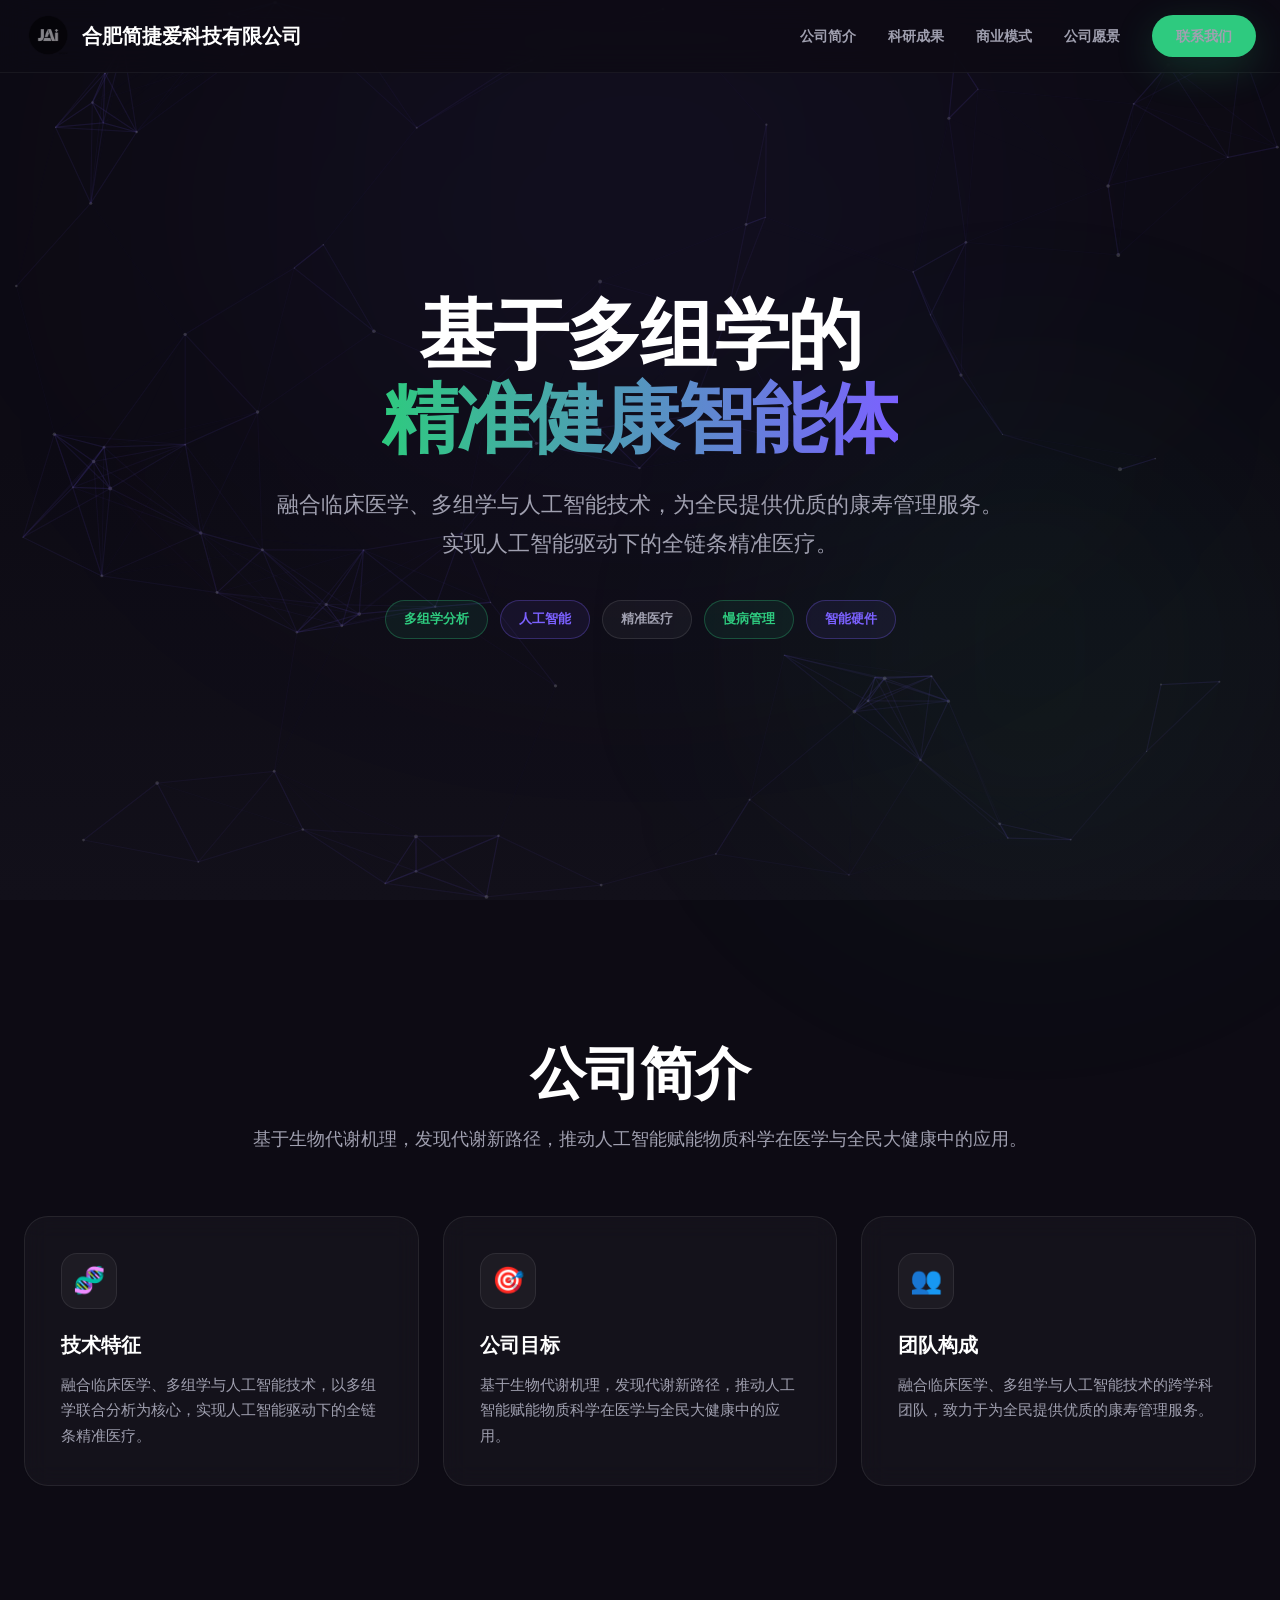
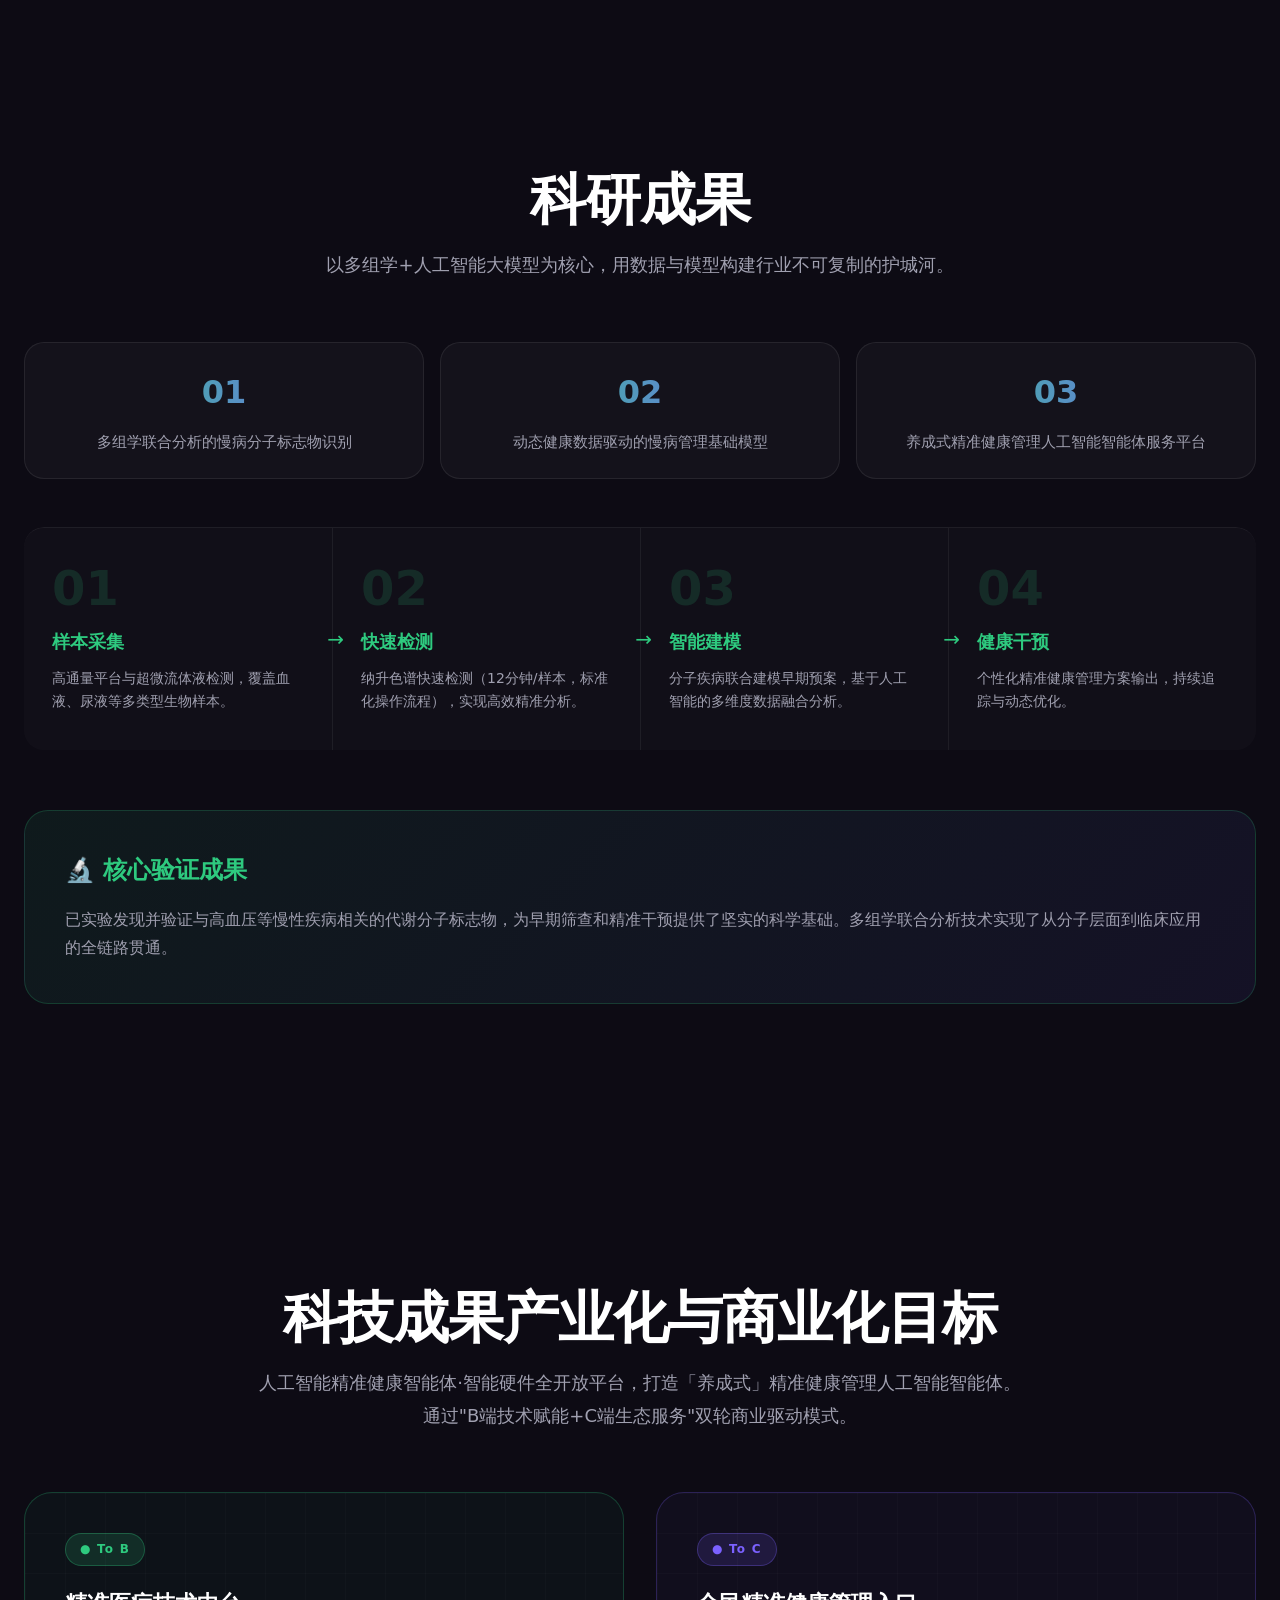
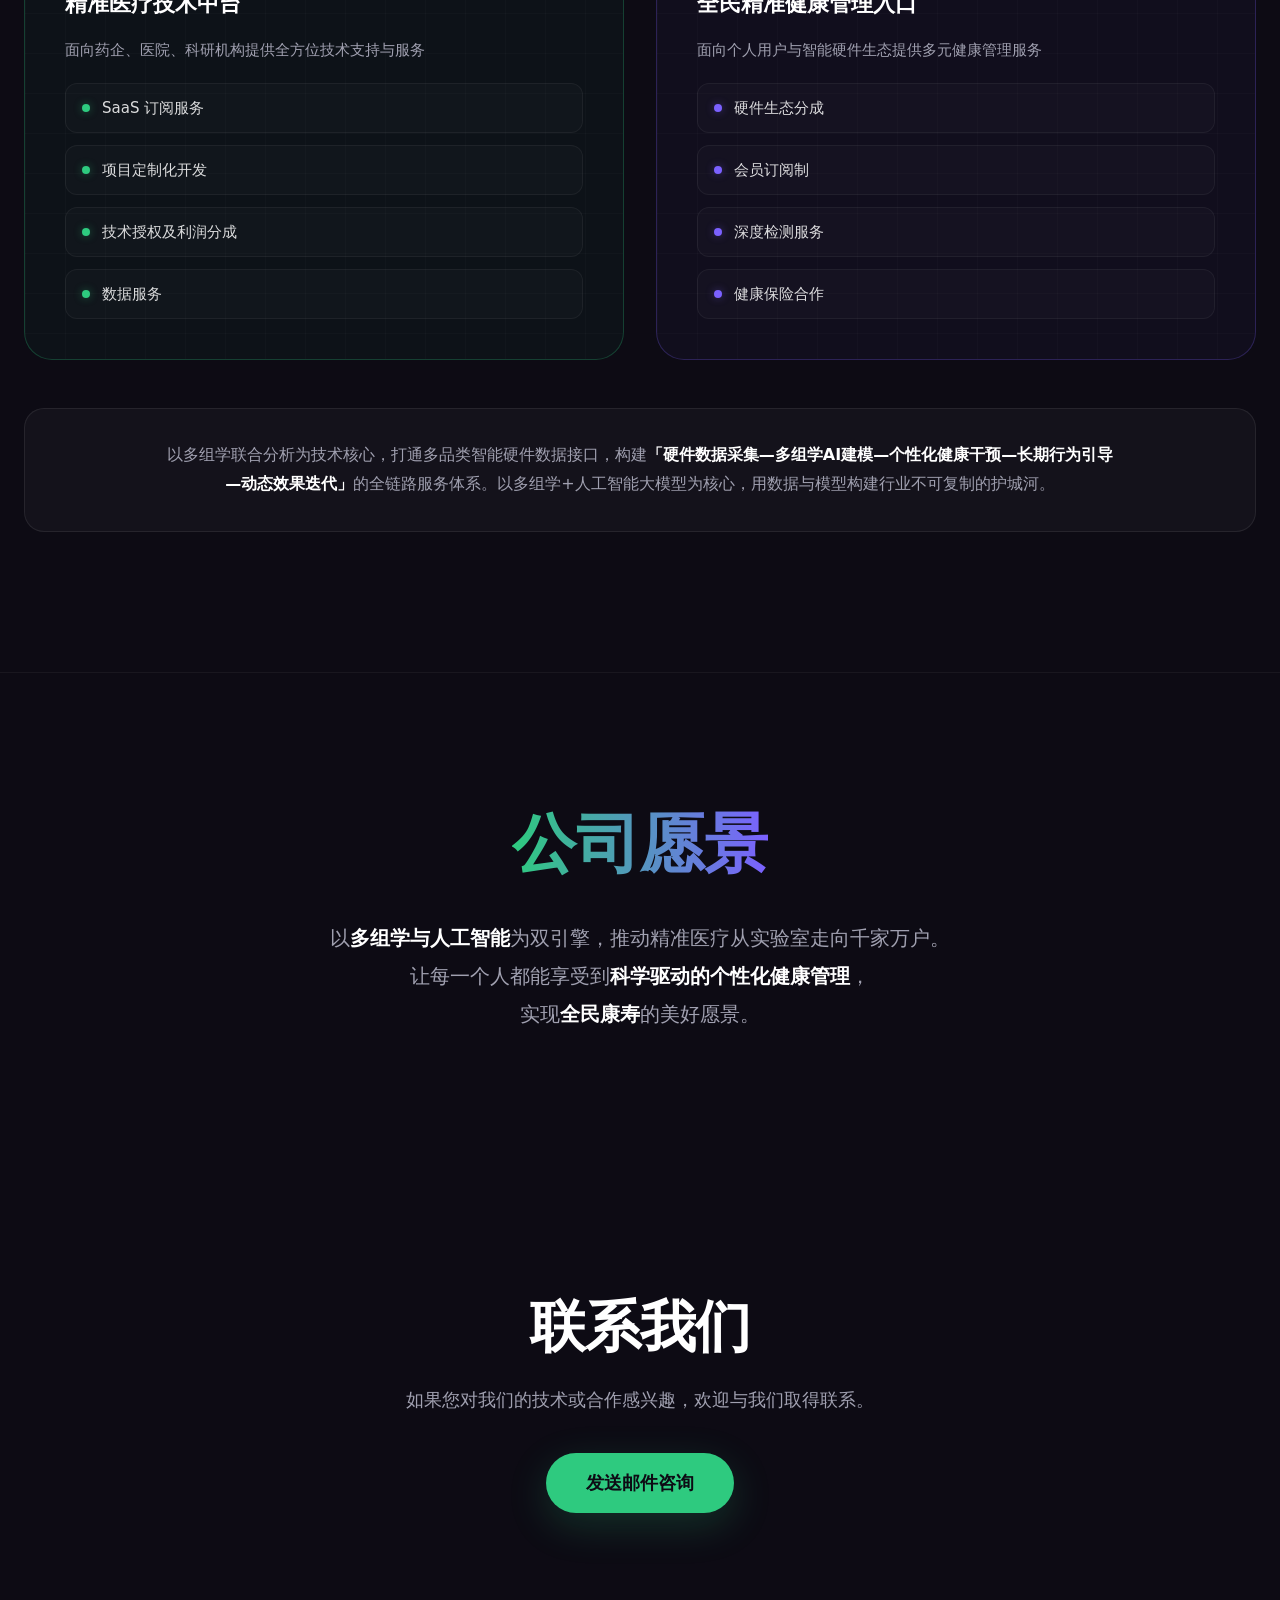
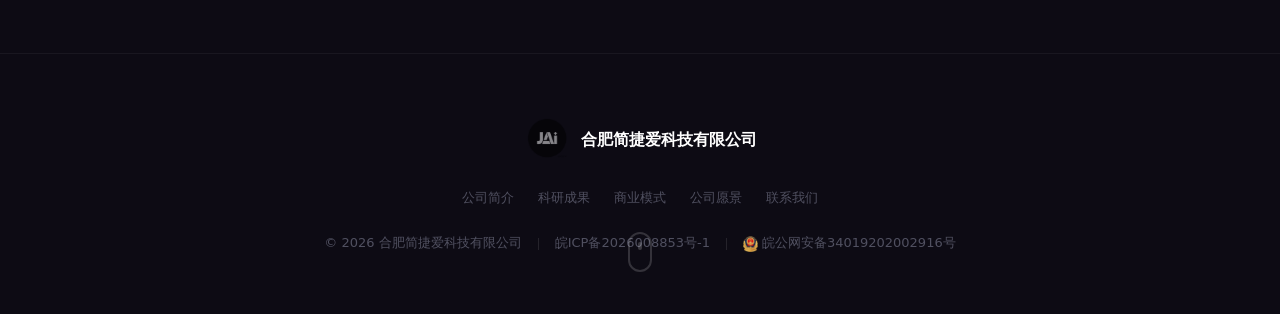
<file: index.html>
﻿<!DOCTYPE html>
<html lang="zh-CN">
<head>
    <meta charset="UTF-8">
    <meta name="viewport" content="width=device-width, initial-scale=1.0">
    <link rel="icon" type="image/svg+xml" href="./assets/logo.png">
    <link rel="shortcut icon" href="./assets/logo.png">
    <title>合肥简捷爱科技有限公司</title>
    <meta name="description" content="基于多组学的精准健康智能体——融合临床医学、多组学与人工智能技术，为全民提供优质的康寿管理服务。">
    <style>
        :root {
            --bg: #0D0B14;
            --bg-2: #12101a;
            --panel: rgba(255, 255, 255, 0.03);
            --border: rgba(255, 255, 255, 0.10);
            --muted: #A0A0B0;
            --muted-2: #505060;
            --green: #2ECA7F;
            --purple: #7B61FF;
            --text: #ffffff;
            --cyan: #00F2FF;
        }

        * { box-sizing: border-box; margin: 0; padding: 0; }
        html { scroll-behavior: smooth; }
        html { scroll-padding-top: 90px; }
        html, body { height: 100%; }

        body {
            font-family: ui-sans-serif, system-ui, -apple-system, BlinkMacSystemFont, "Segoe UI", Roboto, "Noto Sans SC", "PingFang SC", "Microsoft YaHei", Arial, sans-serif;
            background-color: var(--bg);
            color: var(--text);
            overflow-x: hidden;
            line-height: 1.6;
        }

        ::selection { background: rgba(46, 202, 127, 0.30); }
        a { color: inherit; text-decoration: none; }

        ::-webkit-scrollbar { width: 8px; }
        ::-webkit-scrollbar-track { background: var(--bg); }
        ::-webkit-scrollbar-thumb { background: #1A1625; border-radius: 10px; }
        ::-webkit-scrollbar-thumb:hover { background: var(--green); }

        .container {
            max-width: 1280px;
            margin: 0 auto;
            padding: 0 24px;
        }

        /* Background layers */
        .bg-layer {
            position: fixed;
            inset: 0;
            z-index: 0;
            background: linear-gradient(to bottom, var(--bg), var(--bg), var(--bg-2));
        }

        .glow-top {
            position: fixed;
            top: -10%;
            left: 50%;
            transform: translateX(-50%);
            width: 800px;
            height: 600px;
            background: rgba(123, 97, 255, 0.05);
            filter: blur(150px);
            border-radius: 999px;
            pointer-events: none;
            z-index: 1;
        }

        .glow-bottom {
            position: fixed;
            bottom: 0;
            right: 0;
            width: 500px;
            height: 500px;
            background: rgba(46, 202, 127, 0.05);
            filter: blur(120px);
            border-radius: 999px;
            pointer-events: none;
            z-index: 1;
        }

        .content-layer {
            position: relative;
            z-index: 10;
        }

        /* Navigation */
        .nav {
            position: fixed;
            top: 0;
            left: 0;
            right: 0;
            z-index: 50;
            border-bottom: 1px solid rgba(255, 255, 255, 0.05);
            background: rgba(13, 11, 20, 0.85);
            backdrop-filter: blur(16px);
            -webkit-backdrop-filter: blur(16px);
        }

        .nav-inner {
            height: 72px;
            display: flex;
            align-items: center;
            justify-content: space-between;
        }

        .logo {
            display: inline-flex;
            align-items: center;
            gap: 8px;
            font-weight: 800;
            font-size: 20px;
            color: white;
        }

        .logo-icon {
            width: 36px;
            height: 36px;
            border-radius: 10px;
            overflow: hidden;
            display: inline-flex;
            align-items: center;
            justify-content: center;
            font-size: 18px;
            font-weight: 900;
        }

        .logo-icon img {
            width: 100%;
            height: 100%;
            object-fit: cover;
            opacity: 0.5;
            display: block;
        }

        img.logo-icon {
            width: 50px;
            height: 50px;
            object-fit: cover;
            opacity: 0.5;
            display: block;
            border-radius: 10px;
        }

        .nav-links {
            display: flex;
            align-items: center;
            gap: 32px;
        }

        .nav-links a {
            font-size: 14px;
            font-weight: 600;
            color: var(--muted);
            transition: color 0.2s;
        }

        .nav-links a:hover { color: #ffffff; }

        .btn-primary {
            display: inline-flex;
            align-items: center;
            justify-content: center;
            border-radius: 999px;
            padding: 10px 24px;
            background: var(--green);
            color: var(--bg);
            font-size: 14px;
            font-weight: 800;
            border: none;
            cursor: pointer;
            transition: transform 0.16s ease, background 0.16s ease;
            box-shadow: 0 12px 40px rgba(46, 202, 127, 0.20);
        }

        .btn-primary:hover { background: #39df8f; transform: scale(1.05); }

        /* Glass card */
        .glass {
            background: var(--panel);
            backdrop-filter: blur(12px);
            -webkit-backdrop-filter: blur(12px);
            border: 1px solid var(--border);
            border-radius: 24px;
        }

        /* Hero */
        .hero {
            min-height: 100vh;
            display: flex;
            flex-direction: column;
            align-items: center;
            justify-content: center;
            padding: 96px 0 64px;
            text-align: center;
        }

        .hero h1 {
            font-weight: 900;
            letter-spacing: -0.03em;
            line-height: 1.1;
            font-size: 42px;
        }

        @media (min-width: 768px) {
            .hero h1 { font-size: 76px; }
        }

        .hero-gradient {
            background: linear-gradient(to right, var(--green), var(--purple));
            -webkit-background-clip: text;
            background-clip: text;
            color: transparent;
        }

        .hero-subtitle {
            margin: 24px auto 0;
            max-width: 52rem;
            font-size: 18px;
            line-height: 1.8;
            color: var(--muted);
            font-weight: 500;
        }

        @media (min-width: 768px) {
            .hero-subtitle { font-size: 22px; }
        }

        .hero-badges {
            margin-top: 36px;
            display: flex;
            gap: 12px;
            flex-wrap: wrap;
            justify-content: center;
        }

        .badge {
            padding: 8px 18px;
            border-radius: 999px;
            font-size: 13px;
            font-weight: 700;
            border: 1px solid rgba(255, 255, 255, 0.10);
            background: rgba(255, 255, 255, 0.04);
            color: var(--muted);
            transition: all 0.25s ease;
        }

        .badge:hover {
            transform: translateY(-2px);
            border-color: rgba(255, 255, 255, 0.20);
        }

        .badge-green {
            border-color: rgba(46, 202, 127, 0.30);
            color: var(--green);
            background: rgba(46, 202, 127, 0.08);
        }

        .badge-purple {
            border-color: rgba(123, 97, 255, 0.30);
            color: var(--purple);
            background: rgba(123, 97, 255, 0.08);
        }

        .scroll-hint {
            position: absolute;
            bottom: 42px;
            left: 50%;
            transform: translateX(-50%);
            opacity: 0.20;
            animation: bounce 1.8s infinite;
        }

        @keyframes bounce {
            0%, 100% { transform: translate(-50%, 0); }
            50% { transform: translate(-50%, -10px); }
        }

        .scroll-mouse {
            width: 24px;
            height: 40px;
            border-radius: 999px;
            border: 2px solid rgba(255,255,255,0.80);
            display: flex;
            justify-content: center;
            padding-top: 8px;
        }

        .scroll-dot {
            width: 4px;
            height: 8px;
            border-radius: 999px;
            background: rgba(255,255,255,0.90);
        }

        /* Section base */
        .section {
            padding: 100px 0;
            overflow: hidden;
        }

        @media (min-width: 768px) {
            .section { padding: 140px 0; }
        }

        .section-title {
            font-size: 36px;
            font-weight: 900;
            letter-spacing: -0.02em;
            line-height: 1.2;
            text-align: center;
            margin-bottom: 16px;
        }

        @media (min-width: 768px) {
            .section-title { font-size: 56px; }
        }

        .section-desc {
            text-align: center;
            color: var(--muted);
            font-size: 18px;
            max-width: 56rem;
            margin: 0 auto 60px;
            line-height: 1.8;
            font-weight: 500;
        }

        /* About section */
        .about-grid {
            display: grid;
            gap: 24px;
        }

        @media (min-width: 768px) {
            .about-grid { grid-template-columns: repeat(3, 1fr); }
        }

        .about-card {
            padding: 36px;
            border-radius: 24px;
            background: rgba(255, 255, 255, 0.03);
            border: 1px solid rgba(255, 255, 255, 0.08);
            transition: transform 0.25s ease, border-color 0.25s ease, background 0.25s ease;
        }

        .about-card:hover {
            transform: translateY(-6px);
            border-color: rgba(46, 202, 127, 0.30);
            background: rgba(46, 202, 127, 0.05);
        }

        .about-card-icon {
            width: 56px;
            height: 56px;
            border-radius: 16px;
            display: grid;
            place-items: center;
            font-size: 26px;
            margin-bottom: 20px;
            background: rgba(255, 255, 255, 0.04);
            border: 1px solid rgba(255, 255, 255, 0.08);
        }

        .about-card h3 {
            font-size: 20px;
            font-weight: 800;
            margin-bottom: 12px;
        }

        .about-card p {
            color: var(--muted);
            font-size: 15px;
            line-height: 1.7;
        }

        /* Research section */
        .research-top-desc {
            display: grid;
            gap: 16px;
            margin-bottom: 48px;
        }

        @media (min-width: 768px) {
            .research-top-desc { grid-template-columns: repeat(3, 1fr); }
        }

        .research-point {
            padding: 24px;
            border-radius: 20px;
            background: rgba(255, 255, 255, 0.03);
            border: 1px solid rgba(255, 255, 255, 0.08);
            text-align: center;
            transition: transform 0.25s ease, border-color 0.25s ease;
        }

        .research-point:hover {
            transform: translateY(-4px);
            border-color: rgba(123, 97, 255, 0.30);
        }

        .research-point-num {
            font-size: 32px;
            font-weight: 900;
            background: linear-gradient(to right, var(--green), var(--purple));
            -webkit-background-clip: text;
            background-clip: text;
            color: transparent;
            margin-bottom: 12px;
        }

        .research-point p {
            color: var(--muted);
            font-size: 15px;
            line-height: 1.6;
        }

        /* Tech flow - Improved unified border system */
        .tech-flow {
            display: grid;
            gap: 0;
            position: relative;
            border-radius: 20px;
            overflow: hidden;
        }

        @media (min-width: 768px) {
            .tech-flow { grid-template-columns: repeat(4, 1fr); }
        }

        .tech-step {
            padding: 36px 28px;
            position: relative;
            background: rgba(255, 255, 255, 0.02);
            transition: background 0.3s ease;
            border: 1px solid rgba(255, 255, 255, 0.06);
            border-bottom: none;
            border-right: none;
        }

        @media (min-width: 768px) {
            .tech-step:first-child { border-left: none; }
            .tech-step:last-child { border-right: none; }
        }

        @media (max-width: 767px) {
            .tech-step { border-left: none; border-right: none; }
            .tech-step:first-child { border-top: none; }
            .tech-step:last-child { border-bottom: none; }
        }

        .tech-step:hover {
            background: rgba(46, 202, 127, 0.08);
        }

        .tech-step:first-child { border-radius: 20px 0 0 0; }
        .tech-step:last-child { border-radius: 0 20px 0 0; }

        @media (max-width: 767px) {
            .tech-step:first-child { border-radius: 20px 20px 0 0; }
            .tech-step:last-child { border-radius: 0 0 20px 20px; border-bottom: 1px solid rgba(255, 255, 255, 0.06); }
        }

        .tech-step-num {
            font-size: 48px;
            font-weight: 900;
            color: rgba(46, 202, 127, 0.15);
            line-height: 1;
            margin-bottom: 16px;
        }

        @media (min-width: 768px) {
            .tech-step:first-child .tech-step-num { padding-left: 0; }
        }

        .tech-step h4 {
            font-size: 18px;
            font-weight: 800;
            margin-bottom: 10px;
            color: var(--green);
        }

        .tech-step p {
            color: var(--muted);
            font-size: 14px;
            line-height: 1.7;
        }

        .tech-arrow {
            position: absolute;
            right: -12px;
            top: 50%;
            transform: translateY(-50%);
            z-index: 2;
            color: var(--green);
            font-size: 20px;
            display: none;
        }

        @media (min-width: 768px) {
            .tech-arrow { display: block; }
        }

        .tech-step:last-child .tech-arrow { display: none; }

        /* Results subsection */
        .results-highlight {
            margin-top: 60px;
            padding: 40px;
            border-radius: 24px;
            background: linear-gradient(135deg, rgba(46, 202, 127, 0.08), rgba(123, 97, 255, 0.08));
            border: 1px solid rgba(46, 202, 127, 0.20);
        }

        .results-highlight h3 {
            font-size: 24px;
            font-weight: 800;
            margin-bottom: 16px;
            color: var(--green);
        }

        .results-highlight p {
            color: var(--muted);
            font-size: 16px;
            line-height: 1.8;
        }

        /* Business section */
        .biz-grid {
            display: grid;
            gap: 32px;
        }

        @media (min-width: 768px) {
            .biz-grid { grid-template-columns: 1fr 1fr; }
        }

        .biz-card {
            padding: 40px;
            border-radius: 28px;
            position: relative;
            overflow: hidden;
        }

        .biz-card::before {
            content: "";
            position: absolute;
            inset: 0;
            background-image:
                linear-gradient(rgba(255,255,255,0.02) 1px, transparent 1px),
                linear-gradient(90deg, rgba(255,255,255,0.02) 1px, transparent 1px);
            background-size: 40px 40px;
            pointer-events: none;
        }

        .biz-card-b {
            background: rgba(46, 202, 127, 0.04);
            border: 1px solid rgba(46, 202, 127, 0.25);
        }

        .biz-card-c {
            background: rgba(123, 97, 255, 0.04);
            border: 1px solid rgba(123, 97, 255, 0.25);
        }

        .biz-label {
            display: inline-flex;
            align-items: center;
            gap: 8px;
            padding: 6px 14px;
            border-radius: 999px;
            font-size: 12px;
            font-weight: 900;
            letter-spacing: 0.1em;
            margin-bottom: 20px;
        }

        .biz-label-b {
            background: rgba(46, 202, 127, 0.15);
            color: var(--green);
            border: 1px solid rgba(46, 202, 127, 0.30);
        }

        .biz-label-c {
            background: rgba(123, 97, 255, 0.15);
            color: var(--purple);
            border: 1px solid rgba(123, 97, 255, 0.30);
        }

        .biz-card h3 {
            font-size: 22px;
            font-weight: 800;
            margin-bottom: 16px;
            position: relative;
        }

        .biz-card p {
            color: var(--muted);
            font-size: 15px;
            line-height: 1.7;
            margin-bottom: 20px;
            position: relative;
        }

        .biz-list {
            list-style: none;
            display: grid;
            gap: 12px;
            position: relative;
        }

        .biz-list li {
            display: flex;
            align-items: center;
            gap: 12px;
            font-size: 15px;
            color: rgba(255,255,255,0.85);
            line-height: 1.6;
            padding: 12px 16px;
            border-radius: 12px;
            background: rgba(255, 255, 255, 0.02);
            border: 1px solid rgba(255, 255, 255, 0.05);
            transition: all 0.25s ease;
        }

        .biz-list li:hover {
            background: rgba(255, 255, 255, 0.05);
            border-color: rgba(255, 255, 255, 0.10);
            transform: translateX(4px);
        }

        .biz-list-dot {
            width: 8px;
            height: 8px;
            border-radius: 50%;
            flex-shrink: 0;
        }

        .biz-list-dot-b { background: var(--green); box-shadow: 0 0 8px rgba(46, 202, 127, 0.4); }
        .biz-list-dot-c { background: var(--purple); box-shadow: 0 0 8px rgba(123, 97, 255, 0.4); }

        /* Full-width banner */
        .biz-banner {
            margin-top: 48px;
            padding: 32px 40px;
            border-radius: 20px;
            background: rgba(255, 255, 255, 0.03);
            border: 1px solid rgba(255, 255, 255, 0.08);
            text-align: center;
        }

        .biz-banner p {
            color: var(--muted);
            font-size: 16px;
            line-height: 1.8;
            max-width: 60rem;
            margin: 0 auto;
        }

        .biz-banner strong {
            color: white;
        }

        /* Vision section */
        .vision {
            padding: 120px 0;
            text-align: center;
            border-top: 1px solid rgba(255,255,255,0.05);
        }

        .vision h2 {
            font-size: 40px;
            font-weight: 900;
            margin-bottom: 24px;
        }

        @media (min-width: 768px) {
            .vision h2 { font-size: 64px; }
        }

        .vision-text {
            max-width: 48rem;
            margin: 0 auto;
            color: var(--muted);
            font-size: 20px;
            line-height: 1.9;
        }

        .vision-highlight {
            color: white;
            font-weight: 700;
        }

        /* Footer */
        .footer {
            padding: 60px 0;
            border-top: 1px solid rgba(255,255,255,0.05);
            background: var(--bg);
        }

        .footer-inner {
            display: flex;
            flex-direction: column;
            gap: 24px;
            align-items: center;
            text-align: center;
        }

        .footer-info {
            color: var(--muted-2);
            font-size: 13px;
            display: flex;
            align-items: center;
            gap: 16px;
            flex-wrap: wrap;
            justify-content: center;
        }

        .footer-info-divider {
            width: 1px;
            height: 12px;
            background: rgba(255, 255, 255, 0.10);
            flex-shrink: 0;
        }

        .footer-info img {
            height: 16px;
            vertical-align: middle;
            margin-right: 4px;
        }

        .footer-links-bottom {
            display: flex;
            gap: 24px;
            flex-wrap: wrap;
            justify-content: center;
        }

        .footer-links-bottom a {
            font-size: 13px;
            color: var(--muted-2);
            transition: color 0.2s;
        }

        .footer-links-bottom a:hover { color: var(--green); }

        /* Animations */
        @keyframes fadeInUp {
            from { opacity: 0; transform: translateY(30px); }
            to { opacity: 1; transform: translateY(0); }
        }

        .fade-in {
            opacity: 0;
            transform: translateY(30px);
            transition: opacity 0.8s ease, transform 0.8s ease;
        }

        .fade-in.visible {
            opacity: 1;
            transform: translateY(0);
        }

        /* Mobile nav */
        @media (max-width: 768px) {
            .nav-links { display: none; }
        }

        .mobile-nav-btn {
            display: none;
            background: none;
            border: none;
            color: white;
            font-size: 24px;
            cursor: pointer;
        }

        @media (max-width: 768px) {
            .mobile-nav-btn { display: block; }
        }
    </style>
</head>
<body>
    <div class="bg-layer" aria-hidden="true">
        <canvas id="particles"></canvas>
    </div>
    <div class="glow-top" aria-hidden="true"></div>
    <div class="glow-bottom" aria-hidden="true"></div>

    <div class="content-layer">
        <!-- Navigation -->
        <nav class="nav" aria-label="主导航">
            <div class="container nav-inner">
                <a href="#" class="logo">
                    <img src="./assets/logo.png" alt="Logo" class="logo-icon">
                    <span>合肥简捷爱科技有限公司</span>
                </a>
                <div class="nav-links">
                    <a href="#about">公司简介</a>
                    <a href="#research">科研成果</a>
                    <a href="#business">商业模式</a>
                    <a href="#vision">公司愿景</a>
                    <a href="#contact" class="btn-primary">联系我们</a>
                </div>
            </div>
        </nav>

        <main>
            <!-- Hero -->
            <section class="hero" id="hero">
                <div class="container">
                    <h1 class="fade-in">
                        基于多组学的<br>
                        <span class="hero-gradient">精准健康智能体</span>
                    </h1>
                    <p class="hero-subtitle fade-in">
                        融合临床医学、多组学与人工智能技术，为全民提供优质的康寿管理服务。<br>
                        实现人工智能驱动下的全链条精准医疗。
                    </p>
                    <div class="hero-badges fade-in">
                        <span class="badge badge-green">多组学分析</span>
                        <span class="badge badge-purple">人工智能</span>
                        <span class="badge">精准医疗</span>
                        <span class="badge badge-green">慢病管理</span>
                        <span class="badge badge-purple">智能硬件</span>
                    </div>
                </div>
                <div class="scroll-hint" aria-hidden="true">
                    <div class="scroll-mouse">
                        <div class="scroll-dot"></div>
                    </div>
                </div>
            </section>

            <!-- Company Introduction -->
            <section class="section" id="about">
                <div class="container">
                    <h2 class="section-title fade-in">公司简介</h2>
                    <p class="section-desc fade-in">
                        基于生物代谢机理，发现代谢新路径，推动人工智能赋能物质科学在医学与全民大健康中的应用。
                    </p>
                    <div class="about-grid">
                        <div class="about-card glass fade-in">
                            <div class="about-card-icon">🧬</div>
                            <h3>技术特征</h3>
                            <p>融合临床医学、多组学与人工智能技术，以多组学联合分析为核心，实现人工智能驱动下的全链条精准医疗。</p>
                        </div>
                        <div class="about-card glass fade-in">
                            <div class="about-card-icon">🎯</div>
                            <h3>公司目标</h3>
                            <p>基于生物代谢机理，发现代谢新路径，推动人工智能赋能物质科学在医学与全民大健康中的应用。</p>
                        </div>
                        <div class="about-card glass fade-in">
                            <div class="about-card-icon">👥</div>
                            <h3>团队构成</h3>
                            <p>融合临床医学、多组学与人工智能技术的跨学科团队，致力于为全民提供优质的康寿管理服务。</p>
                        </div>
                    </div>
                </div>
            </section>

            <!-- Scientific Research -->
            <section class="section" id="research">
                <div class="container">
                    <h2 class="section-title fade-in">科研成果</h2>
                    <p class="section-desc fade-in">
                        以多组学+人工智能大模型为核心，用数据与模型构建行业不可复制的护城河。
                    </p>

                    <!-- Three pillars -->
                    <div class="research-top-desc fade-in">
                        <div class="research-point">
                            <div class="research-point-num">01</div>
                            <p>多组学联合分析的慢病分子标志物识别</p>
                        </div>
                        <div class="research-point">
                            <div class="research-point-num">02</div>
                            <p>动态健康数据驱动的慢病管理基础模型</p>
                        </div>
                        <div class="research-point">
                            <div class="research-point-num">03</div>
                            <p>养成式精准健康管理人工智能智能体服务平台</p>
                        </div>
                    </div>

                    <!-- Tech flow -->
                    <div class="tech-flow fade-in">
                        <div class="tech-step">
                            <div class="tech-step-num">01</div>
                            <h4>样本采集</h4>
                            <p>高通量平台与超微流体液检测，覆盖血液、尿液等多类型生物样本。</p>
                            <span class="tech-arrow">→</span>
                        </div>
                        <div class="tech-step">
                            <div class="tech-step-num">02</div>
                            <h4>快速检测</h4>
                            <p>纳升色谱快速检测（12分钟/样本，标准化操作流程），实现高效精准分析。</p>
                            <span class="tech-arrow">→</span>
                        </div>
                        <div class="tech-step">
                            <div class="tech-step-num">03</div>
                            <h4>智能建模</h4>
                            <p>分子疾病联合建模早期预案，基于人工智能的多维度数据融合分析。</p>
                            <span class="tech-arrow">→</span>
                        </div>
                        <div class="tech-step">
                            <div class="tech-step-num">04</div>
                            <h4>健康干预</h4>
                            <p>个性化精准健康管理方案输出，持续追踪与动态优化。</p>
                        </div>
                    </div>

                    <!-- Key Result -->
                    <div class="results-highlight fade-in">
                        <h3>🔬 核心验证成果</h3>
                        <p>已实验发现并验证与高血压等慢性疾病相关的代谢分子标志物，为早期筛查和精准干预提供了坚实的科学基础。多组学联合分析技术实现了从分子层面到临床应用的全链路贯通。</p>
                    </div>
                </div>
            </section>

            <!-- Business Model -->
            <section class="section" id="business">
                <div class="container">
                    <h2 class="section-title fade-in">科技成果产业化与商业化目标</h2>
                    <p class="section-desc fade-in">
                        人工智能精准健康智能体·智能硬件全开放平台，打造「养成式」精准健康管理人工智能智能体。<br>
                        通过"B端技术赋能+C端生态服务"双轮商业驱动模式。
                    </p>

                    <div class="biz-grid fade-in">
                        <!-- To B -->
                        <div class="biz-card biz-card-b">
                            <div class="biz-label biz-label-b">● To B</div>
                            <h3>精准医疗技术中台</h3>
                            <p>面向药企、医院、科研机构提供全方位技术支持与服务</p>
                            <ul class="biz-list">
                                <li><span class="biz-list-dot biz-list-dot-b"></span>SaaS 订阅服务</li>
                                <li><span class="biz-list-dot biz-list-dot-b"></span>项目定制化开发</li>
                                <li><span class="biz-list-dot biz-list-dot-b"></span>技术授权及利润分成</li>
                                <li><span class="biz-list-dot biz-list-dot-b"></span>数据服务</li>
                            </ul>
                        </div>
                        <!-- To C -->
                        <div class="biz-card biz-card-c">
                            <div class="biz-label biz-label-c">● To C</div>
                            <h3>全民精准健康管理入口</h3>
                            <p>面向个人用户与智能硬件生态提供多元健康管理服务</p>
                            <ul class="biz-list">
                                <li><span class="biz-list-dot biz-list-dot-c"></span>硬件生态分成</li>
                                <li><span class="biz-list-dot biz-list-dot-c"></span>会员订阅制</li>
                                <li><span class="biz-list-dot biz-list-dot-c"></span>深度检测服务</li>
                                <li><span class="biz-list-dot biz-list-dot-c"></span>健康保险合作</li>
                            </ul>
                        </div>
                    </div>

                    <div class="biz-banner fade-in">
                        <p>以多组学联合分析为技术核心，打通多品类智能硬件数据接口，构建<strong>「硬件数据采集—多组学AI建模—个性化健康干预—长期行为引导—动态效果迭代」</strong>的全链路服务体系。以多组学+人工智能大模型为核心，用数据与模型构建行业不可复制的护城河。</p>
                    </div>
                </div>
            </section>

            <!-- Vision -->
            <section class="vision" id="vision">
                <div class="container">
                    <h2 class="fade-in">
                        <span class="hero-gradient">公司愿景</span>
                    </h2>
                    <p class="vision-text fade-in">
                        以<span class="vision-highlight">多组学与人工智能</span>为双引擎，推动精准医疗从实验室走向千家万户。<br>
                        让每一个人都能享受到<span class="vision-highlight">科学驱动的个性化健康管理</span>，<br>
                        实现<span class="vision-highlight">全民康寿</span>的美好愿景。
                    </p>
                </div>
            </section>

            <!-- Contact -->
            <section class="section" id="contact">
                <div class="container" style="text-align: center;">
                    <h2 class="section-title fade-in" style="margin-bottom: 24px;">联系我们</h2>
                    <p class="section-desc fade-in" style="margin-bottom: 36px;">
                        如果您对我们的技术或合作感兴趣，欢迎与我们取得联系。
                    </p>
                    <a href="mailto:hefeijianjieai@163.com" class="btn-primary fade-in" style="font-size: 18px; padding: 16px 40px;">
                        发送邮件咨询
                    </a>
                </div>
            </section>
        </main>

        <!-- Footer -->
        <footer class="footer">
            <div class="container">
                <div class="footer-inner">
                    <div class="logo" style="font-size: 16px;">
                        <img src="./assets/logo.png" alt="Logo" class="logo-icon">
                        <span>合肥简捷爱科技有限公司</span>
                    </div>
                    <div class="footer-links-bottom">
                        <a href="#about">公司简介</a>
                        <a href="#research">科研成果</a>
                        <a href="#business">商业模式</a>
                        <a href="#vision">公司愿景</a>
                        <a href="#contact">联系我们</a>
                    </div>
                    <div class="footer-info">
                        <span>© 2026 合肥简捷爱科技有限公司</span>
                        <span class="footer-info-divider"></span>
                        <a href="https://beian.miit.gov.cn/" target="_blank">皖ICP备2026008853号-1</a>
                        <span class="footer-info-divider"></span>
                        <span><img src="./assets/logo01.6189a29f.png" alt="Record">皖公网安备34019202002916号</span>
                    </div>

                </div>
            </div>
        </footer>
    </div>

    <script>
        // Particle animation
        (function () {
            const canvas = document.getElementById('particles');
            if (!(canvas instanceof HTMLCanvasElement)) return;
            const ctx = canvas.getContext('2d');
            if (!ctx) return;

            const prefersReducedMotion = window.matchMedia && window.matchMedia('(prefers-reduced-motion: reduce)').matches;
            let particles = [];
            let mouse = { x: -100, y: -100 };
            const connectionDistance = 180;
            const mouseInfluence = 150;

            function getParticleCount() {
                return window.innerWidth < 768 ? 40 : 100;
            }

            function resize() {
                canvas.width = window.innerWidth;
                canvas.height = window.innerHeight;
                canvas.style.cssText = 'position:fixed;inset:0;width:100%;height:100%;opacity:0.4;pointer-events:none;';
                init();
            }

            function init() {
                const count = getParticleCount();
                particles = [];
                for (let i = 0; i < count; i++) {
                    particles.push({
                        x: Math.random() * canvas.width,
                        y: Math.random() * canvas.height,
                        vx: (Math.random() - 0.5) * 0.4,
                        vy: (Math.random() - 0.5) * 0.4,
                        size: Math.random() * 1.5 + 0.5,
                    });
                }
            }

            function draw() {
                if (prefersReducedMotion) {
                    ctx.clearRect(0, 0, canvas.width, canvas.height);
                    return;
                }

                ctx.clearRect(0, 0, canvas.width, canvas.height);

                for (let i = 0; i < particles.length; i++) {
                    const p = particles[i];
                    p.x += p.vx;
                    p.y += p.vy;

                    const dxMouse = mouse.x - p.x;
                    const dyMouse = mouse.y - p.y;
                    const distMouse = Math.sqrt(dxMouse * dxMouse + dyMouse * dyMouse);
                    if (distMouse < mouseInfluence) {
                        p.x += dxMouse * 0.005;
                        p.y += dyMouse * 0.005;
                    }

                    if (p.x < 0 || p.x > canvas.width) p.vx *= -1;
                    if (p.y < 0 || p.y > canvas.height) p.vy *= -1;

                    ctx.fillStyle = 'rgba(255, 255, 255, 0.4)';
                    ctx.beginPath();
                    ctx.arc(p.x, p.y, p.size, 0, Math.PI * 2);
                    ctx.fill();

                    for (let j = i + 1; j < particles.length; j++) {
                        const p2 = particles[j];
                        const dx = p.x - p2.x;
                        const dy = p.y - p2.y;
                        const dist = Math.sqrt(dx * dx + dy * dy);

                        if (dist < connectionDistance) {
                            const opacity = (1 - dist / connectionDistance) * 0.4;
                            ctx.strokeStyle = `rgba(123, 97, 255, ${opacity})`;
                            ctx.lineWidth = 1.2;
                            ctx.beginPath();
                            ctx.moveTo(p.x, p.y);
                            ctx.lineTo(p2.x, p2.y);
                            ctx.stroke();
                        }
                    }
                }

                requestAnimationFrame(draw);
            }

            window.addEventListener('resize', resize);
            window.addEventListener('mousemove', (e) => {
                mouse.x = e.clientX;
                mouse.y = e.clientY;
            });

            resize();
            draw();
        })();

        // Scroll-triggered fade-in animations
        (function () {
            const observer = new IntersectionObserver(
                (entries) => {
                    entries.forEach((entry) => {
                        if (entry.isIntersecting) {
                            entry.target.classList.add('visible');
                        }
                    });
                },
                { threshold: 0.1, rootMargin: '0px 0px -40px 0px' }
            );

            document.querySelectorAll('.fade-in').forEach((el) => observer.observe(el));
        })();
    </script>
</body>
</html>
</file>
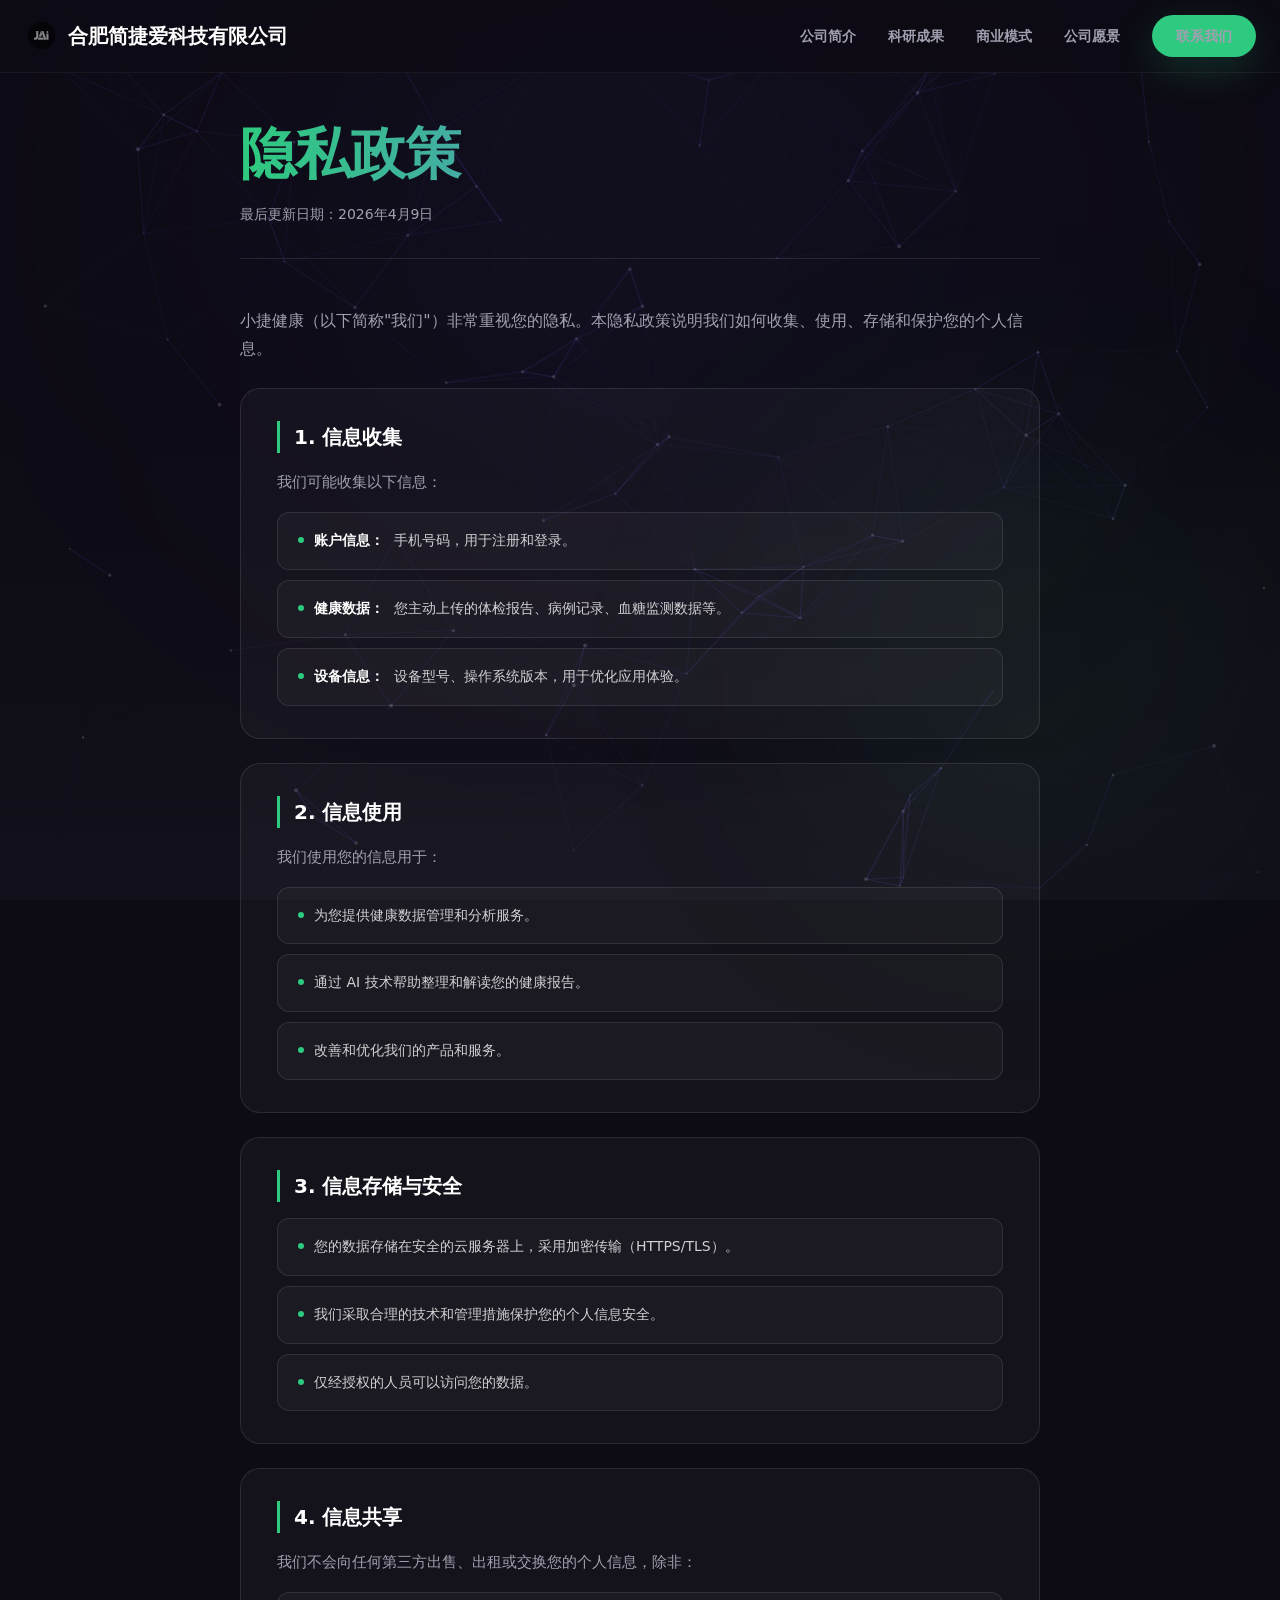
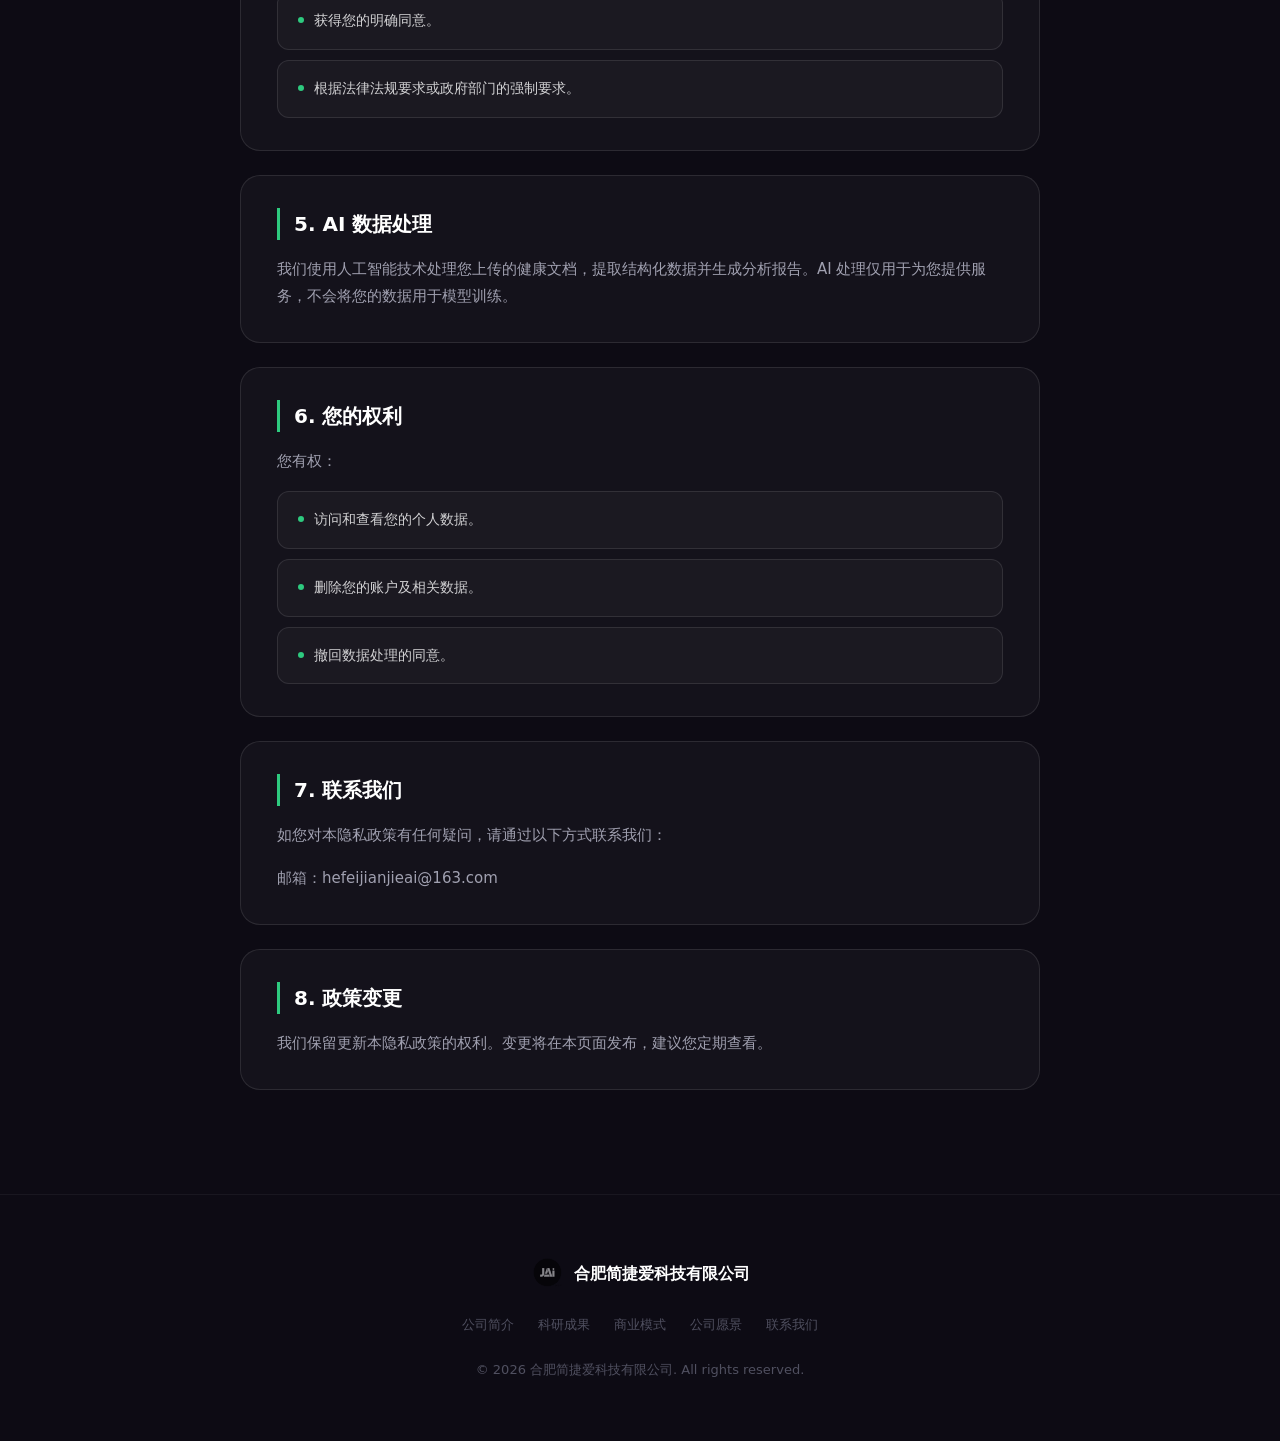
<file: privacy.html>
<!DOCTYPE html>
<html lang="zh-CN">
<head>
    <meta charset="UTF-8">
    <meta name="viewport" content="width=device-width, initial-scale=1.0">
    <link rel="icon" type="image/svg+xml" href="./assets/logo.png">
    <link rel="shortcut icon" href="./assets/logo.png">
    <title>小捷健康 - 隐私政策</title>
    <style>
        :root {
            --bg: #0D0B14;
            --bg-2: #12101a;
            --panel: rgba(255, 255, 255, 0.03);
            --border: rgba(255, 255, 255, 0.10);
            --muted: #A0A0B0;
            --muted-2: #505060;
            --green: #2ECA7F;
            --purple: #7B61FF;
            --text: #ffffff;
            --cyan: #00F2FF;
        }

        * { box-sizing: border-box; margin: 0; padding: 0; }
        html { scroll-behavior: smooth; }
        html, body { height: 100%; }

        body {
            font-family: ui-sans-serif, system-ui, -apple-system, BlinkMacSystemFont, "Segoe UI", Roboto, "Noto Sans SC", "PingFang SC", "Microsoft YaHei", Arial, sans-serif;
            background-color: var(--bg);
            color: var(--text);
            overflow-x: hidden;
            line-height: 1.6;
        }

        ::selection { background: rgba(46, 202, 127, 0.30); }
        a { color: inherit; text-decoration: none; }

        ::-webkit-scrollbar { width: 8px; }
        ::-webkit-scrollbar-track { background: var(--bg); }
        ::-webkit-scrollbar-thumb { background: #1A1625; border-radius: 10px; }
        ::-webkit-scrollbar-thumb:hover { background: var(--green); }

        .container {
            max-width: 1280px;
            margin: 0 auto;
            padding: 0 24px;
        }

        /* Background layers */
        .bg-layer {
            position: fixed;
            inset: 0;
            z-index: 0;
            background: linear-gradient(to bottom, var(--bg), var(--bg), var(--bg-2));
        }

        .glow-top {
            position: fixed;
            top: -10%;
            left: 50%;
            transform: translateX(-50%);
            width: 800px;
            height: 600px;
            background: rgba(123, 97, 255, 0.05);
            filter: blur(150px);
            border-radius: 999px;
            pointer-events: none;
            z-index: 1;
        }

        .glow-bottom {
            position: fixed;
            bottom: 0;
            right: 0;
            width: 500px;
            height: 500px;
            background: rgba(46, 202, 127, 0.05);
            filter: blur(120px);
            border-radius: 999px;
            pointer-events: none;
            z-index: 1;
        }

        .content-layer {
            position: relative;
            z-index: 10;
        }

        /* Navigation */
        .nav {
            position: fixed;
            top: 0;
            left: 0;
            right: 0;
            z-index: 50;
            border-bottom: 1px solid rgba(255, 255, 255, 0.05);
            background: rgba(13, 11, 20, 0.85);
            backdrop-filter: blur(16px);
            -webkit-backdrop-filter: blur(16px);
        }

        .nav-inner {
            height: 72px;
            display: flex;
            align-items: center;
            justify-content: space-between;
        }

        .logo {
            display: inline-flex;
            align-items: center;
            gap: 8px;
            font-weight: 800;
            font-size: 20px;
            color: white;
        }

        .logo-icon {
            width: 36px;
            height: 36px;
            border-radius: 10px;
            overflow: hidden;
            display: inline-flex;
            align-items: center;
            justify-content: center;
            font-size: 18px;
            font-weight: 900;
        }

        .logo-icon img {
            width: 100%;
            height: 100%;
            object-fit: cover;
            opacity: 0.5;
            display: block;
        }

        img.logo-icon {
            width: 36px;
            height: 36px;
            object-fit: cover;
            opacity: 0.5;
            display: block;
            border-radius: 10px;
        }

        .nav-links {
            display: flex;
            align-items: center;
            gap: 32px;
        }

        .nav-links a {
            font-size: 14px;
            font-weight: 600;
            color: var(--muted);
            transition: color 0.2s;
        }

        .nav-links a:hover { color: #ffffff; }

        .btn-primary {
            display: inline-flex;
            align-items: center;
            justify-content: center;
            border-radius: 999px;
            padding: 10px 24px;
            background: var(--green);
            color: var(--bg);
            font-size: 14px;
            font-weight: 800;
            border: none;
            cursor: pointer;
            transition: transform 0.16s ease, background 0.16s ease;
            box-shadow: 0 12px 40px rgba(46, 202, 127, 0.20);
        }

        .btn-primary:hover { background: #39df8f; transform: scale(1.05); }

        /* Mobile nav */
        @media (max-width: 768px) {
            .nav-links { display: none; }
        }

        /* Privacy content */
        .privacy-page {
            padding: 120px 0 80px;
        }

        .privacy-header {
            max-width: 800px;
            margin: 0 auto 48px;
            padding-bottom: 32px;
            border-bottom: 1px solid var(--border);
        }

        .privacy-header h1 {
            font-size: 42px;
            font-weight: 900;
            letter-spacing: -0.02em;
            line-height: 1.2;
            margin-bottom: 16px;
            background: linear-gradient(to right, var(--green), var(--purple));
            -webkit-background-clip: text;
            background-clip: text;
            color: transparent;
        }

        @media (min-width: 768px) {
            .privacy-header h1 { font-size: 56px; }
        }

        .update {
            color: var(--muted);
            font-size: 14px;
        }

        .privacy-content {
            max-width: 800px;
            margin: 0 auto;
        }

        .privacy-content > p {
            color: var(--muted);
            font-size: 16px;
            line-height: 1.8;
            margin-bottom: 24px;
        }

        .privacy-content h2 {
            font-size: 22px;
            font-weight: 800;
            color: var(--text);
            margin-top: 48px;
            margin-bottom: 16px;
            padding-left: 16px;
            border-left: 3px solid var(--green);
        }

        .privacy-content ul {
            list-style: none;
            display: grid;
            gap: 12px;
            margin-bottom: 24px;
        }

        .privacy-content ul li {
            display: flex;
            align-items: flex-start;
            gap: 10px;
            font-size: 15px;
            color: rgba(255, 255, 255, 0.80);
            line-height: 1.7;
            padding: 16px 20px;
            border-radius: 12px;
            background: var(--panel);
            border: 1px solid var(--border);
            transition: border-color 0.25s ease, background 0.25s ease;
        }

        .privacy-content ul li:hover {
            border-color: rgba(46, 202, 127, 0.25);
            background: rgba(46, 202, 127, 0.04);
        }

        .privacy-content ul li::before {
            content: "";
            width: 6px;
            height: 6px;
            border-radius: 999px;
            background: var(--green);
            flex-shrink: 0;
            margin-top: 8px;
        }

        .privacy-content ul li strong {
            color: var(--text);
        }

        .privacy-content > p:last-child {
            margin-bottom: 0;
        }

        /* Section card wrapper */
        .privacy-section {
            padding: 32px 36px;
            border-radius: 20px;
            background: var(--panel);
            border: 1px solid var(--border);
            margin-bottom: 24px;
            transition: border-color 0.25s ease;
        }

        .privacy-section:hover {
            border-color: rgba(123, 97, 255, 0.20);
        }

        .privacy-section h2 {
            font-size: 20px;
            font-weight: 800;
            color: var(--text);
            margin-top: 0;
            margin-bottom: 16px;
            padding-left: 14px;
            border-left: 3px solid var(--green);
        }

        .privacy-section p {
            color: var(--muted);
            font-size: 15px;
            line-height: 1.8;
            margin-bottom: 16px;
        }

        .privacy-section p:last-child {
            margin-bottom: 0;
        }

        .privacy-section ul {
            list-style: none;
            display: grid;
            gap: 10px;
            margin-bottom: 0;
        }

        .privacy-section ul li {
            display: flex;
            align-items: flex-start;
            gap: 10px;
            font-size: 14px;
            color: rgba(255, 255, 255, 0.80);
            line-height: 1.7;
        }

        .privacy-section ul li::before {
            content: "";
            width: 6px;
            height: 6px;
            border-radius: 999px;
            background: var(--green);
            flex-shrink: 0;
            margin-top: 8px;
        }

        .privacy-section ul li strong {
            color: var(--text);
        }

        /* Contact highlight */
        .contact-highlight {
            margin-top: 48px;
            padding: 32px 36px;
            border-radius: 20px;
            background: linear-gradient(135deg, rgba(46, 202, 127, 0.08), rgba(123, 97, 255, 0.08));
            border: 1px solid rgba(46, 202, 127, 0.20);
        }

        .contact-highlight h2 {
            font-size: 20px;
            font-weight: 800;
            color: var(--green);
            margin-bottom: 16px;
        }

        .contact-highlight p {
            color: var(--muted);
            font-size: 15px;
            line-height: 1.8;
            margin-bottom: 8px;
        }

        .contact-highlight p:last-child {
            margin-bottom: 0;
        }

        .contact-highlight a {
            color: var(--green);
            transition: color 0.2s;
        }

        .contact-highlight a:hover {
            color: #39df8f;
        }

        /* Footer */
        .footer {
            padding: 60px 0;
            border-top: 1px solid rgba(255,255,255,0.05);
            background: var(--bg);
        }

        .footer-inner {
            display: flex;
            flex-direction: column;
            gap: 24px;
            align-items: center;
            text-align: center;
        }

        .footer-info {
            color: var(--muted-2);
            font-size: 13px;
        }

        .footer-links-bottom {
            display: flex;
            gap: 24px;
            flex-wrap: wrap;
            justify-content: center;
        }

        .footer-links-bottom a {
            font-size: 13px;
            color: var(--muted-2);
            transition: color 0.2s;
        }

        .footer-links-bottom a:hover { color: var(--green); }

        /* Animations */
        .fade-in {
            opacity: 0;
            transform: translateY(30px);
            transition: opacity 0.8s ease, transform 0.8s ease;
        }

        .fade-in.visible {
            opacity: 1;
            transform: translateY(0);
        }
    </style>
</head>
<body>
    <div class="bg-layer" aria-hidden="true">
        <canvas id="particles"></canvas>
    </div>
    <div class="glow-top" aria-hidden="true"></div>
    <div class="glow-bottom" aria-hidden="true"></div>

    <div class="content-layer">
        <!-- Navigation -->
        <nav class="nav" aria-label="主导航">
            <div class="container nav-inner">
                <a href="./index.html" class="logo">
                    <img src="./assets/logo.png" alt="Logo" class="logo-icon">
                    <span>合肥简捷爱科技有限公司</span>
                </a>
                <div class="nav-links">
                    <a href="">公司简介</a>
                    <a href="">科研成果</a>
                    <a href="">商业模式</a>
                    <a href="">公司愿景</a>
                    <a href="" class="btn-primary">联系我们</a>
                </div>
            </div>
        </nav>

        <main>
            <section class="privacy-page">
                <div class="container">
                    <div class="privacy-header fade-in">
                        <h1>隐私政策</h1>
                        <p class="update">最后更新日期：2026年4月9日</p>
                    </div>

                    <div class="privacy-content">
                        <p class="fade-in">小捷健康（以下简称"我们"）非常重视您的隐私。本隐私政策说明我们如何收集、使用、存储和保护您的个人信息。</p>

                        <div class="privacy-section fade-in">
                            <h2>1. 信息收集</h2>
                            <p>我们可能收集以下信息：</p>
                            <ul>
                                <li><strong>账户信息：</strong>手机号码，用于注册和登录。</li>
                                <li><strong>健康数据：</strong>您主动上传的体检报告、病例记录、血糖监测数据等。</li>
                                <li><strong>设备信息：</strong>设备型号、操作系统版本，用于优化应用体验。</li>
                            </ul>
                        </div>

                        <div class="privacy-section fade-in">
                            <h2>2. 信息使用</h2>
                            <p>我们使用您的信息用于：</p>
                            <ul>
                                <li>为您提供健康数据管理和分析服务。</li>
                                <li>通过 AI 技术帮助整理和解读您的健康报告。</li>
                                <li>改善和优化我们的产品和服务。</li>
                            </ul>
                        </div>

                        <div class="privacy-section fade-in">
                            <h2>3. 信息存储与安全</h2>
                            <ul>
                                <li>您的数据存储在安全的云服务器上，采用加密传输（HTTPS/TLS）。</li>
                                <li>我们采取合理的技术和管理措施保护您的个人信息安全。</li>
                                <li>仅经授权的人员可以访问您的数据。</li>
                            </ul>
                        </div>

                        <div class="privacy-section fade-in">
                            <h2>4. 信息共享</h2>
                            <p>我们不会向任何第三方出售、出租或交换您的个人信息，除非：</p>
                            <ul>
                                <li>获得您的明确同意。</li>
                                <li>根据法律法规要求或政府部门的强制要求。</li>
                            </ul>
                        </div>

                        <div class="privacy-section fade-in">
                            <h2>5. AI 数据处理</h2>
                            <p>我们使用人工智能技术处理您上传的健康文档，提取结构化数据并生成分析报告。AI 处理仅用于为您提供服务，不会将您的数据用于模型训练。</p>
                        </div>

                        <div class="privacy-section fade-in">
                            <h2>6. 您的权利</h2>
                            <p>您有权：</p>
                            <ul>
                                <li>访问和查看您的个人数据。</li>
                                <li>删除您的账户及相关数据。</li>
                                <li>撤回数据处理的同意。</li>
                            </ul>
                        </div>

                        <div class="privacy-section fade-in">
                            <h2>7. 联系我们</h2>
                            <p>如您对本隐私政策有任何疑问，请通过以下方式联系我们：</p>
                            <p>邮箱：<a href="mailto:hefeijianjieai@163.com">hefeijianjieai@163.com</a></p>
                        </div>

                        <div class="privacy-section fade-in" style="margin-top: 24px;">
                            <h2>8. 政策变更</h2>
                            <p>我们保留更新本隐私政策的权利。变更将在本页面发布，建议您定期查看。</p>
                        </div>
                    </div>
                </div>
            </section>
        </main>

        <!-- Footer -->
        <footer class="footer">
            <div class="container">
                <div class="footer-inner">
                    <div class="logo" style="font-size: 16px;">
                        <img src="./assets/logo.png" alt="Logo" class="logo-icon">
                        <span>合肥简捷爱科技有限公司</span>
                    </div>
                    <div class="footer-links-bottom">
                        <a href="./index.html#about">公司简介</a>
                        <a href="./index.html#research">科研成果</a>
                        <a href="./index.html#business">商业模式</a>
                        <a href="./index.html#vision">公司愿景</a>
                        <a href="./index.html#contact">联系我们</a>
                    </div>
                    <div class="footer-info">© 2026 合肥简捷爱科技有限公司. All rights reserved.</div>
                </div>
            </div>
        </footer>
    </div>

    <script>
        // Particle animation
        (function () {
            const canvas = document.getElementById('particles');
            if (!(canvas instanceof HTMLCanvasElement)) return;
            const ctx = canvas.getContext('2d');
            if (!ctx) return;

            const prefersReducedMotion = window.matchMedia && window.matchMedia('(prefers-reduced-motion: reduce)').matches;
            let particles = [];
            let mouse = { x: -100, y: -100 };
            const connectionDistance = 180;
            const mouseInfluence = 150;

            function getParticleCount() {
                return window.innerWidth < 768 ? 40 : 100;
            }

            function resize() {
                canvas.width = window.innerWidth;
                canvas.height = window.innerHeight;
                canvas.style.cssText = 'position:fixed;inset:0;width:100%;height:100%;opacity:0.4;pointer-events:none;';
                init();
            }

            function init() {
                const count = getParticleCount();
                particles = [];
                for (let i = 0; i < count; i++) {
                    particles.push({
                        x: Math.random() * canvas.width,
                        y: Math.random() * canvas.height,
                        vx: (Math.random() - 0.5) * 0.4,
                        vy: (Math.random() - 0.5) * 0.4,
                        size: Math.random() * 1.5 + 0.5,
                    });
                }
            }

            function draw() {
                if (prefersReducedMotion) {
                    ctx.clearRect(0, 0, canvas.width, canvas.height);
                    return;
                }

                ctx.clearRect(0, 0, canvas.width, canvas.height);

                for (let i = 0; i < particles.length; i++) {
                    const p = particles[i];
                    p.x += p.vx;
                    p.y += p.vy;

                    const dxMouse = mouse.x - p.x;
                    const dyMouse = mouse.y - p.y;
                    const distMouse = Math.sqrt(dxMouse * dxMouse + dyMouse * dyMouse);
                    if (distMouse < mouseInfluence) {
                        p.x += dxMouse * 0.005;
                        p.y += dyMouse * 0.005;
                    }

                    if (p.x < 0 || p.x > canvas.width) p.vx *= -1;
                    if (p.y < 0 || p.y > canvas.height) p.vy *= -1;

                    ctx.fillStyle = 'rgba(255, 255, 255, 0.4)';
                    ctx.beginPath();
                    ctx.arc(p.x, p.y, p.size, 0, Math.PI * 2);
                    ctx.fill();

                    for (let j = i + 1; j < particles.length; j++) {
                        const p2 = particles[j];
                        const dx = p.x - p2.x;
                        const dy = p.y - p2.y;
                        const dist = Math.sqrt(dx * dx + dy * dy);

                        if (dist < connectionDistance) {
                            const opacity = (1 - dist / connectionDistance) * 0.4;
                            ctx.strokeStyle = `rgba(123, 97, 255, ${opacity})`;
                            ctx.lineWidth = 1.2;
                            ctx.beginPath();
                            ctx.moveTo(p.x, p.y);
                            ctx.lineTo(p2.x, p2.y);
                            ctx.stroke();
                        }
                    }
                }

                requestAnimationFrame(draw);
            }

            window.addEventListener('resize', resize);
            window.addEventListener('mousemove', (e) => {
                mouse.x = e.clientX;
                mouse.y = e.clientY;
            });

            resize();
            draw();
        })();

        // Scroll-triggered fade-in animations
        (function () {
            const observer = new IntersectionObserver(
                (entries) => {
                    entries.forEach((entry) => {
                        if (entry.isIntersecting) {
                            entry.target.classList.add('visible');
                        }
                    });
                },
                { threshold: 0.1, rootMargin: '0px 0px -40px 0px' }
            );

            document.querySelectorAll('.fade-in').forEach((el) => observer.observe(el));
        })();
    </script>
</body>
</html>
</file>
